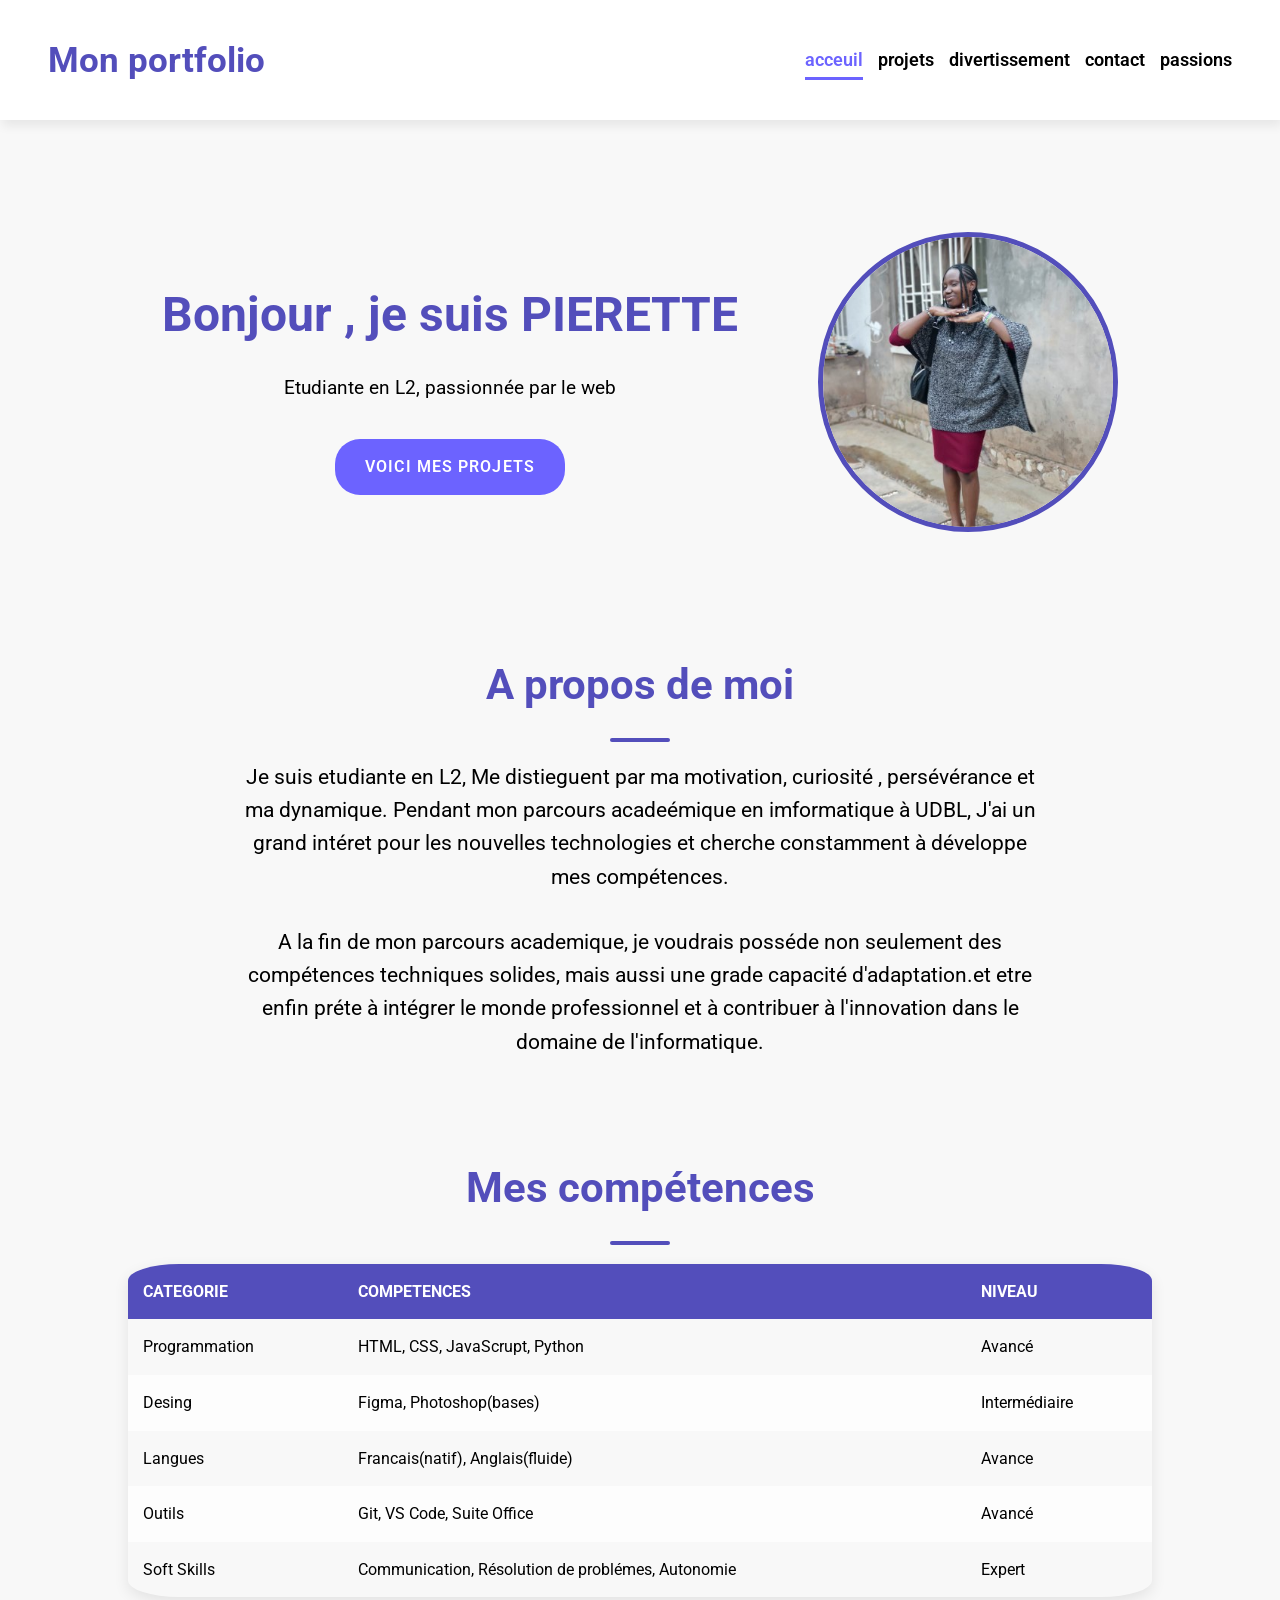
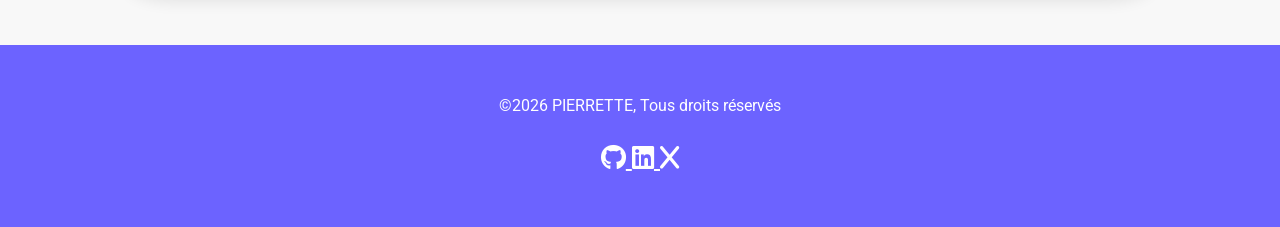
<file: index.html>
<!DOCTYPE html>
<html lang="en">
<head>
    <meta charset="UTF-8">
    <meta name="viewport" content="width=device-width, initial-scale=1.0">
    <title>Mon portfolio</title>
    
    <link rel="stylesheet" href="https://cdnjs.cloudflare.com/ajax/libs/font-awesome/6.4.0/css/all.min.css">
    <link rel="stylesheet" href="CSS/styles.css">
    <link rel="preconnect" href="https://fonts.googleapis.com">
<link rel="preconnect" href="https://fonts.gstatic.com" crossorigin>
<link href="https://fonts.googleapis.com/css2?family=Roboto:ital,wght@0,100..900;1,100..900&display=swap" rel="stylesheet">
</head>
<body>
    <header> 
        <div>
            <a href="">Mon portfolio</a>
        </div>
        <nav>
           <ul>
             <li><a href="" class="active">acceuil</a></li>
             <li><a href="projets.html">projets</a></li>
             <li><a href="divertissement.html">divertissement</a></li>
             <li><a href="contact.html">contact</a></li>
             <li><a href="passions.html">passions</a></li>
           </ul> 
        </nav>
    </header>
    <main>
        <section class="ruth">
            <div>
                <h1>Bonjour , je suis PIERETTE</h1>
                <P>Etudiante en L2, passionnée par le web</P>
                <a href="projets.html">voici mes projets</a>
            </div>
            <div>
                <img src="image/ruth.jpg" alt="ruth">
            </div>
        </section>
        <section class="apropos">
                <h2>A propos de moi</h2>
                <p>Je suis etudiante en L2, Me distieguent par ma motivation, curiosité , persévérance et ma dynamique. Pendant mon parcours acadeémique en imformatique à UDBL, J'ai un grand intéret pour les nouvelles technologies et cherche constamment à développe mes compétences.</p>
                <P>A la fin de mon parcours academique, je voudrais posséde non seulement des compétences techniques solides, mais aussi une grade capacité d'adaptation.et etre enfin préte à intégrer le monde professionnel et à contribuer à l'innovation dans le domaine de l'informatique.</P>
        </section>
        <section class="compétences">
            <h2>Mes compétences</h2>
            <table>
                <thead>
                    <tr>
                        <th>CATEGORIE</th>
                        <th>COMPETENCES</th>
                        <th>NIVEAU</th>
                    </tr>
                </thead>
                <tbody>
                    <tr>
                        <td>Programmation</td> 
                        <td>HTML, CSS, JavaScrupt, Python</td>
                        <td>Avancé</td>
                    </tr>
                    <tr>
                        <td>Desing</td>
                        <td>Figma, Photoshop(bases) </td>
                        <td>Intermédiaire</td>
                    </tr>
                    <tr>
                        <td>Langues</td>
                        <td>Francais(natif), Anglais(fluide)</td>
                        <td>Avance</td>
                    </tr>
                    <tr>
                        <td>Outils</td>
                        <td>Git, VS Code, Suite Office</td>
                        <td>Avancé</td>
                    </tr>
                    <tr>
                        <td>Soft Skills</td>
                        <td>Communication, Résolution de problémes, Autonomie</td>
                        <td>Expert</td>
                    </tr>
                </tbody>
            </table>
        </section>
    </main>
    <footer>
        <div><p>&copy;2026 PIERRETTE, Tous droits réservés</p></div>
       <div>
            <a href="https://github.com/ChrisKazang" target="_blank">
                                <i class="fab fa-github social-icon"></i>
                            </a>
                        <a href="https://www.linkedin.com/in/ton-username" target="linkedin">
                            <i class="fab fa-linkedin social-icon"></i>
                        </a>
                        <a href="https://x.com/ton-username" target="_blank">
                            <i class="fab fa-x social-icon"></i>
                        </a>
        </div>
    </footer>    
</body>
</html>
</file>
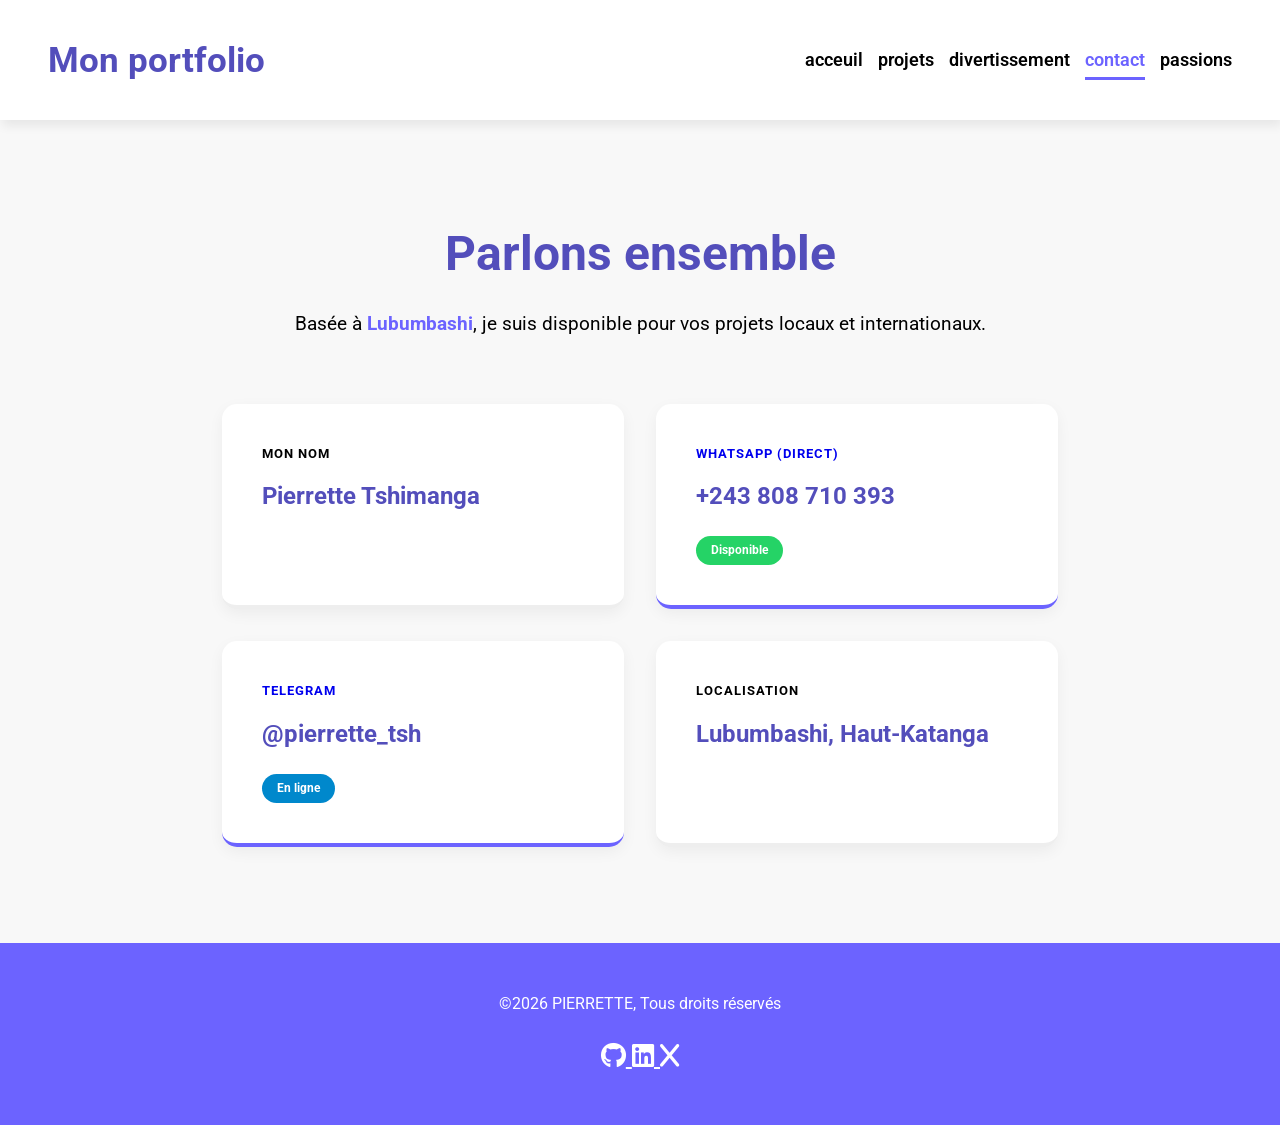
<file: contact.html>
<!DOCTYPE html>
<html lang="en">
<head>
    <meta charset="UTF-8">
    <meta name="viewport" content="width=device-width, initial-scale=1.0">
    <title>Mon portfolio</title>
        <link rel="stylesheet" href="https://cdnjs.cloudflare.com/ajax/libs/font-awesome/6.4.0/css/all.min.css">

    <link rel="stylesheet" href="CSS/styles.css">
    <link rel="preconnect" href="https://fonts.googleapis.com">
<link rel="preconnect" href="https://fonts.gstatic.com" crossorigin>
<link href="https://fonts.googleapis.com/css2?family=Roboto:ital,wght@0,100..900;1,100..900&display=swap" rel="stylesheet">
</head>
<body>
    <header> 
        <div>
            <a href="">Mon portfolio</a>
        </div>
        <nav>
           <ul>
             <li><a href="index.html" >acceuil</a></li>
             <li><a href="projets.html">projets</a></li>
             <li><a href="divertissement.html">divertissement</a></li>
             <li><a href="contact.html" class="active">contact</a></li>
             <li><a href="passion.html">passions</a></li>
           </ul>  
        </nav>
    </header>
    <main>
    <section class="lily">
        <div class="contact-header">
            <h1>Parlons ensemble</h1>
            <p>Basée à <strong>Lubumbashi</strong>, je suis disponible pour vos projets locaux et internationaux.</p>
        </div>

        <div class="contact-methods-grid">
            <div class="contact-field">
                <span class="field-label">Mon Nom</span>
                <span class="field-value">Pierrette Tshimanga</span>
            </div>

            <a href="https://wa.me/243808710393" class="contact-field link">
                <span class="field-label">WhatsApp (Direct)</span>
                <span class="field-value">+243 808 710 393</span>
                <span class="platform-tag wa">Disponible</span>
            </a>

            <a href="https://t.me/ton_username" class="contact-field link">
                <span class="field-label">Telegram</span>
                <span class="field-value">@pierrette_tsh</span>
                <span class="platform-tag tg">En ligne</span>
            </a>

            <div class="contact-field">
                <span class="field-label">Localisation</span>
                <span class="field-value">Lubumbashi, Haut-Katanga</span>
            </div>
        </div>
    </section>
</main>
    <footer>
        <div><p>&copy;2026 PIERRETTE, Tous droits réservés</p></div>
        <div>
            <a href="https://github.com/ChrisKazang" target="_blank">
                                <i class="fab fa-github social-icon"></i>
                            </a>
                        <a href="https://www.linkedin.com/in/ton-username" target="linkedin">
                            <i class="fab fa-linkedin social-icon"></i>
                        </a>
                        <a href="https://x.com/ton-username" target="_blank">
                            <i class="fab fa-x social-icon"></i>
                        </a>
        </div>
    </footer>    
</body>
</html>
</file>
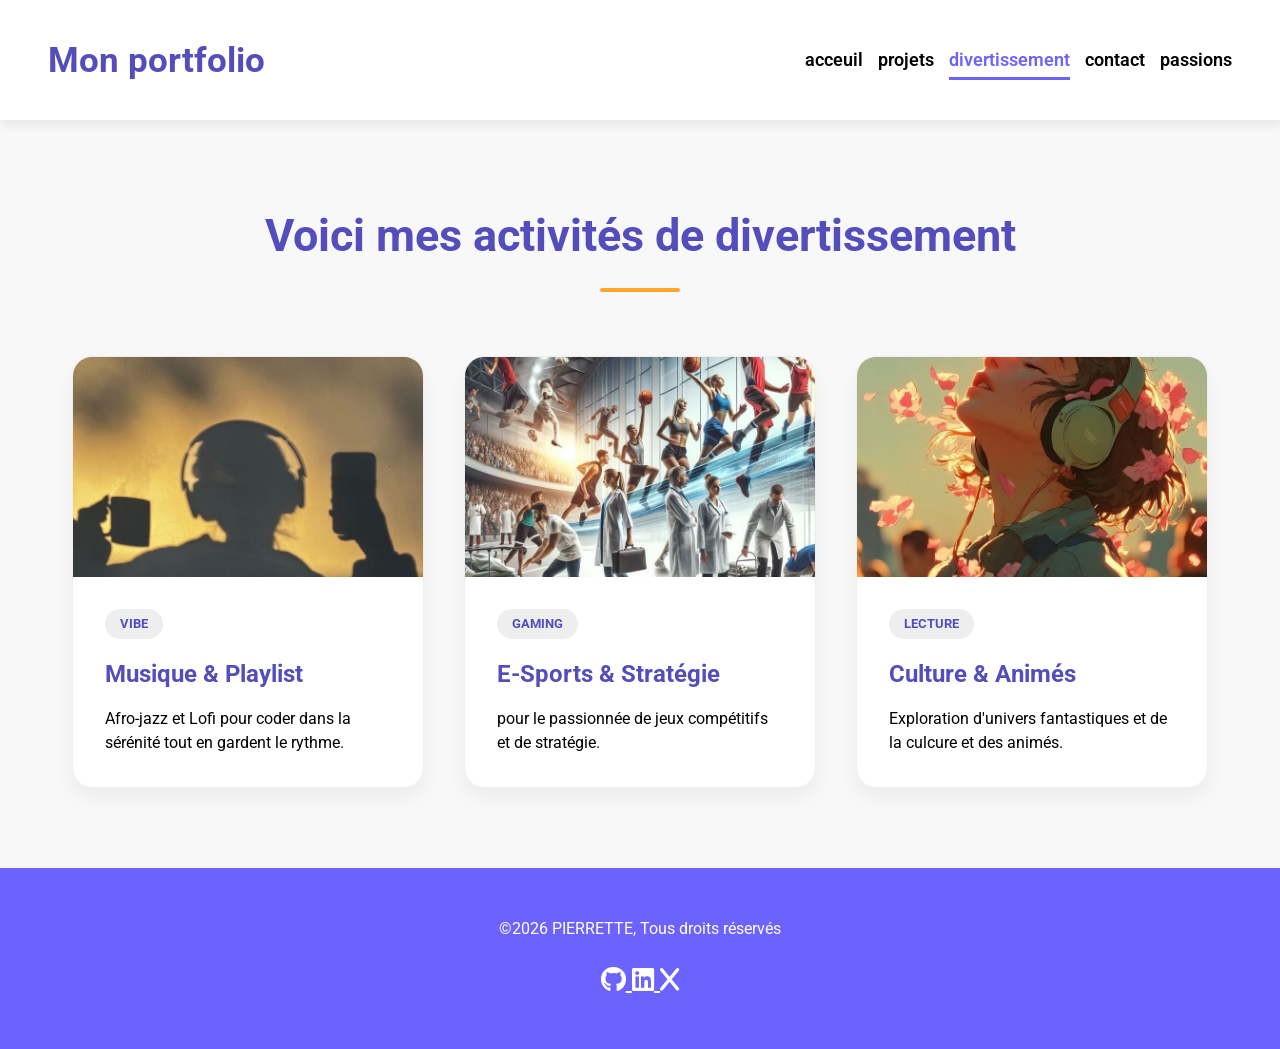
<file: divertissement.html>
<!DOCTYPE html>
<html lang="en">
<head>
    <meta charset="UTF-8">
    <meta name="viewport" content="width=device-width, initial-scale=1.0">
    <title>Mon portfolio</title>
        <link rel="stylesheet" href="https://cdnjs.cloudflare.com/ajax/libs/font-awesome/6.4.0/css/all.min.css">

    <link rel="stylesheet" href="CSS/styles.css">
    <link rel="preconnect" href="https://fonts.googleapis.com">
<link rel="preconnect" href="https://fonts.gstatic.com" crossorigin>
<link href="https://fonts.googleapis.com/css2?family=Roboto:ital,wght@0,100..900;1,100..900&display=swap" rel="stylesheet">
</head>
<body>
    <header> 
        <div>
            <a href="">Mon portfolio</a>
        </div>
        <nav>
           <ul>
             <li><a href="index.html" >acceuil</a></li>
             <li><a href="projets.html">projets</a></li>
             <li><a href="divertissement.html" class="active">divertissement</a></li>
             <li><a href="contact.html">contact</a></li>
             <li><a href="passion.html">passions</a></li>
           </ul> 
        </nav>
    </header>
     <main>
    <div class="hub-container">
        <h1>Voici mes activités de divertissement</h1>
        
        <section class="jojo">
            <div class="hobby-card">
                <div class="card-image">
                    <img src="image/musique.jpeg" alt="Musique">
                </div>
                <div class="card-body">
                    <span class="tag">Vibe</span>
                    <h3>Musique & Playlist</h3>
                    <p>Afro-jazz et Lofi pour coder dans la sérénité tout en gardent le rythme.</p>
                </div>
            </div>

            <div class="hobby-card">
                <div class="card-image">
                    <img src="image/sport.jpeg" alt="Sport">
                </div>
                <div class="card-body">
                    <span class="tag">Gaming</span>
                    <h3>E-Sports & Stratégie</h3>
                    <p>pour le passionnée de jeux compétitifs et de stratégie.</p>
                </div>
            </div>

            <div class="hobby-card">
                <div class="card-image">
                    <img src="image/culture.jpeg" alt="culture">
                </div>
                <div class="card-body">
                    <span class="tag">Lecture</span>
                    <h3>Culture & Animés</h3>
                    <p>Exploration d'univers fantastiques et de la culcure et des animés.</p>
                </div>
            </div>
        </section>
    </div>
</main>
    <footer>
        <div><p>&copy;2026 PIERRETTE, Tous droits réservés</p></div>
        <div>
            <a href="https://github.com/ChrisKazang" target="_blank">
                                <i class="fab fa-github social-icon"></i>
                            </a>
                        <a href="https://www.linkedin.com/in/ton-username" target="linkedin">
                            <i class="fab fa-linkedin social-icon"></i>
                        </a>
                        <a href="https://x.com/ton-username" target="_blank">
                            <i class="fab fa-x social-icon"></i>
                        </a>
        </div>
    </footer>    
</body>
</html>
</file>
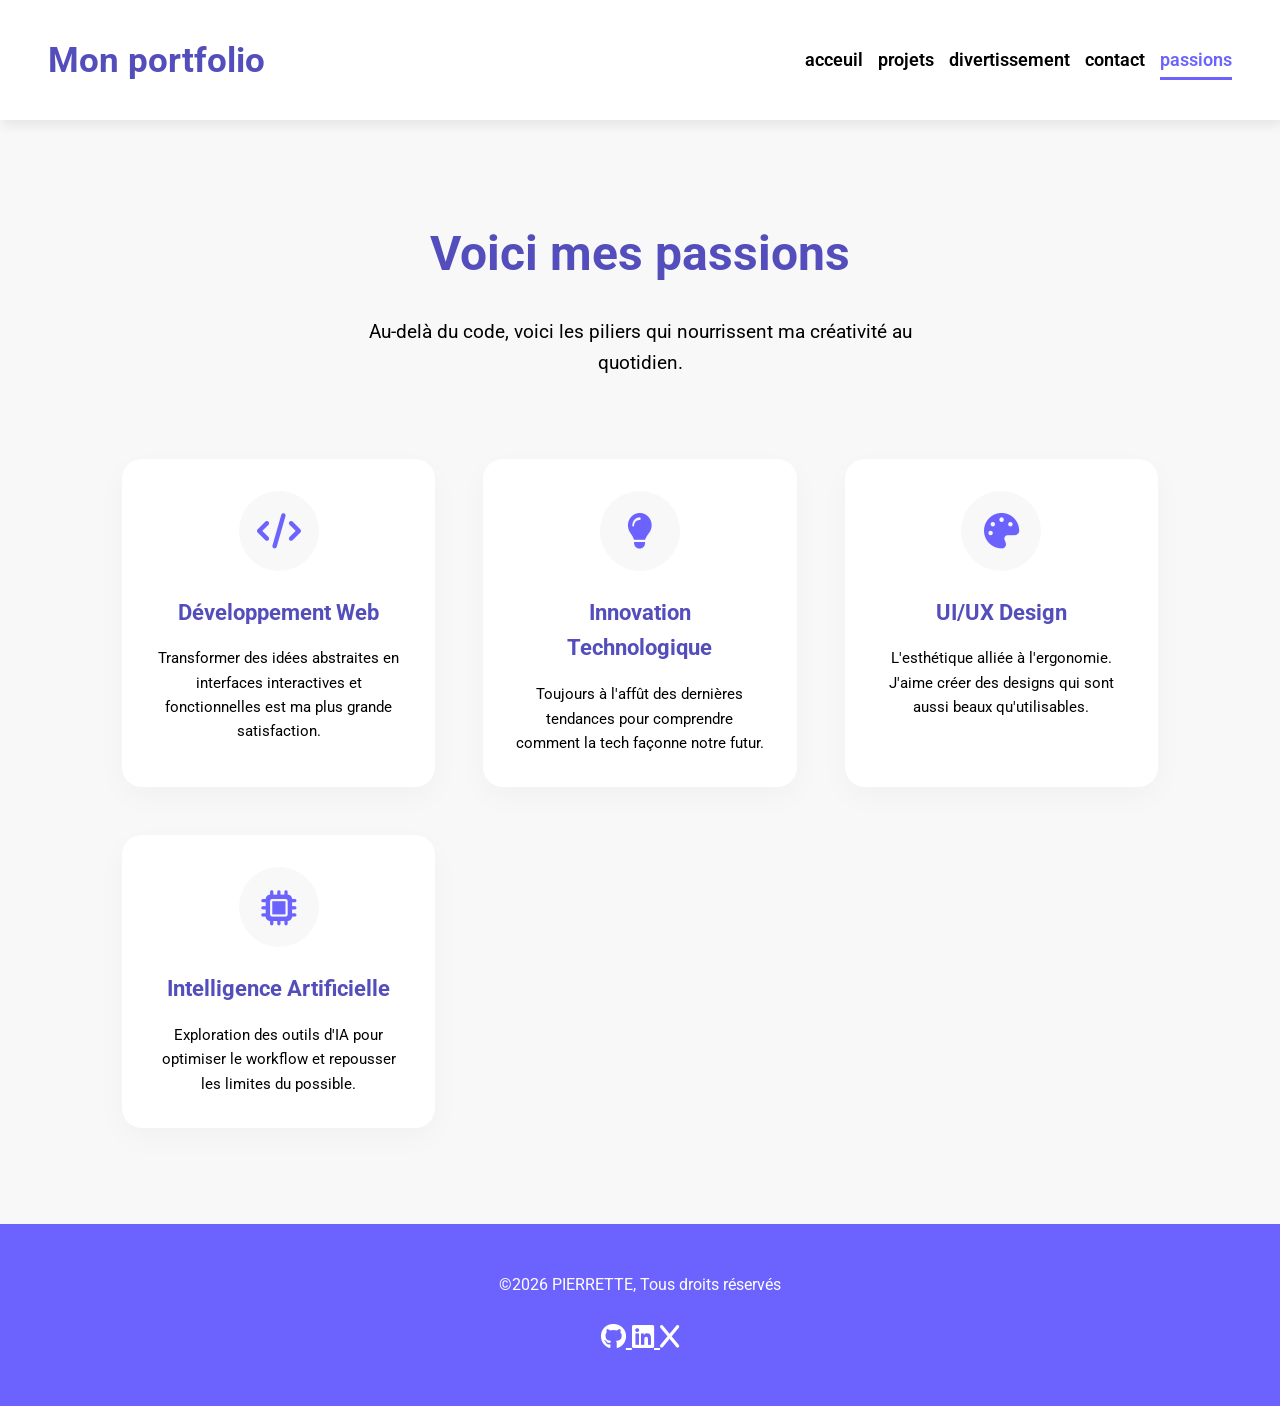
<file: passion.html>
<!DOCTYPE html>
<html lang="en">
<head>
    <meta charset="UTF-8">
    <meta name="viewport" content="width=device-width, initial-scale=1.0">
    <title>Mon portfolio</title>
    
    <link rel="stylesheet" href="https://cdnjs.cloudflare.com/ajax/libs/font-awesome/6.4.0/css/all.min.css">
    <link rel="stylesheet" href="CSS/styles.css">
    <link rel="preconnect" href="https://fonts.googleapis.com">
<link rel="preconnect" href="https://fonts.gstatic.com" crossorigin>
<link href="https://fonts.googleapis.com/css2?family=Roboto:ital,wght@0,100..900;1,100..900&display=swap" rel="stylesheet">
</head>
<body>
    <header> 
        <div>
            <a href="">Mon portfolio</a>
        </div>
        <nav>
           <ul>
             <li><a href="" >acceuil</a></li>
             <li><a href="projets.html">projets</a></li>
             <li><a href="divertissement.html">divertissement</a></li>
             <li><a href="contact.html">contact</a></li>
             <li><a href="passions.html" class="active">passions</a></li>
           </ul> 
        </nav>
    </header>
    <main>
        <section class="pierre">
    <div class="passion-intro">
        <h1>Voici mes passions</h1>
        <p>Au-delà du code, voici les piliers qui nourrissent ma créativité au quotidien.</p>
    </div>

    <div class="passion-grid">
        <div class="passion-item">
            <div class="passion-icon">
                <i class="fas fa-code"></i>
            </div>
            <h3>Développement Web</h3>
            <p>Transformer des idées abstraites en interfaces interactives et fonctionnelles est ma plus grande satisfaction.</p>
        </div>

        <div class="passion-item">
            <div class="passion-icon">
                <i class="fas fa-lightbulb"></i>
            </div>
            <h3>Innovation Technologique</h3>
            <p>Toujours à l'affût des dernières tendances pour comprendre comment la tech façonne notre futur.</p>
        </div>

        <div class="passion-item">
            <div class="passion-icon">
                <i class="fas fa-palette"></i>
            </div>
            <h3>UI/UX Design</h3>
            <p>L'esthétique alliée à l'ergonomie. J'aime créer des designs qui sont aussi beaux qu'utilisables.</p>
        </div>

        <div class="passion-item">
            <div class="passion-icon">
                <i class="fas fa-microchip"></i>
            </div>
            <h3>Intelligence Artificielle</h3>
            <p>Exploration des outils d'IA pour optimiser le workflow et repousser les limites du possible.</p>
        </div>
    </div>
</section>
    </main>
    <footer>
        <div><p>&copy;2026 PIERRETTE, Tous droits réservés</p></div>
       <div>
            <a href="https://github.com/ChrisKazang" target="_blank">
                                <i class="fab fa-github social-icon"></i>
                            </a>
                        <a href="https://www.linkedin.com/in/ton-username" target="linkedin">
                            <i class="fab fa-linkedin social-icon"></i>
                        </a>
                        <a href="https://x.com/ton-username" target="_blank">
                            <i class="fab fa-x social-icon"></i>
                        </a>
        </div>
    </footer>    
</body>
</html>
</file>
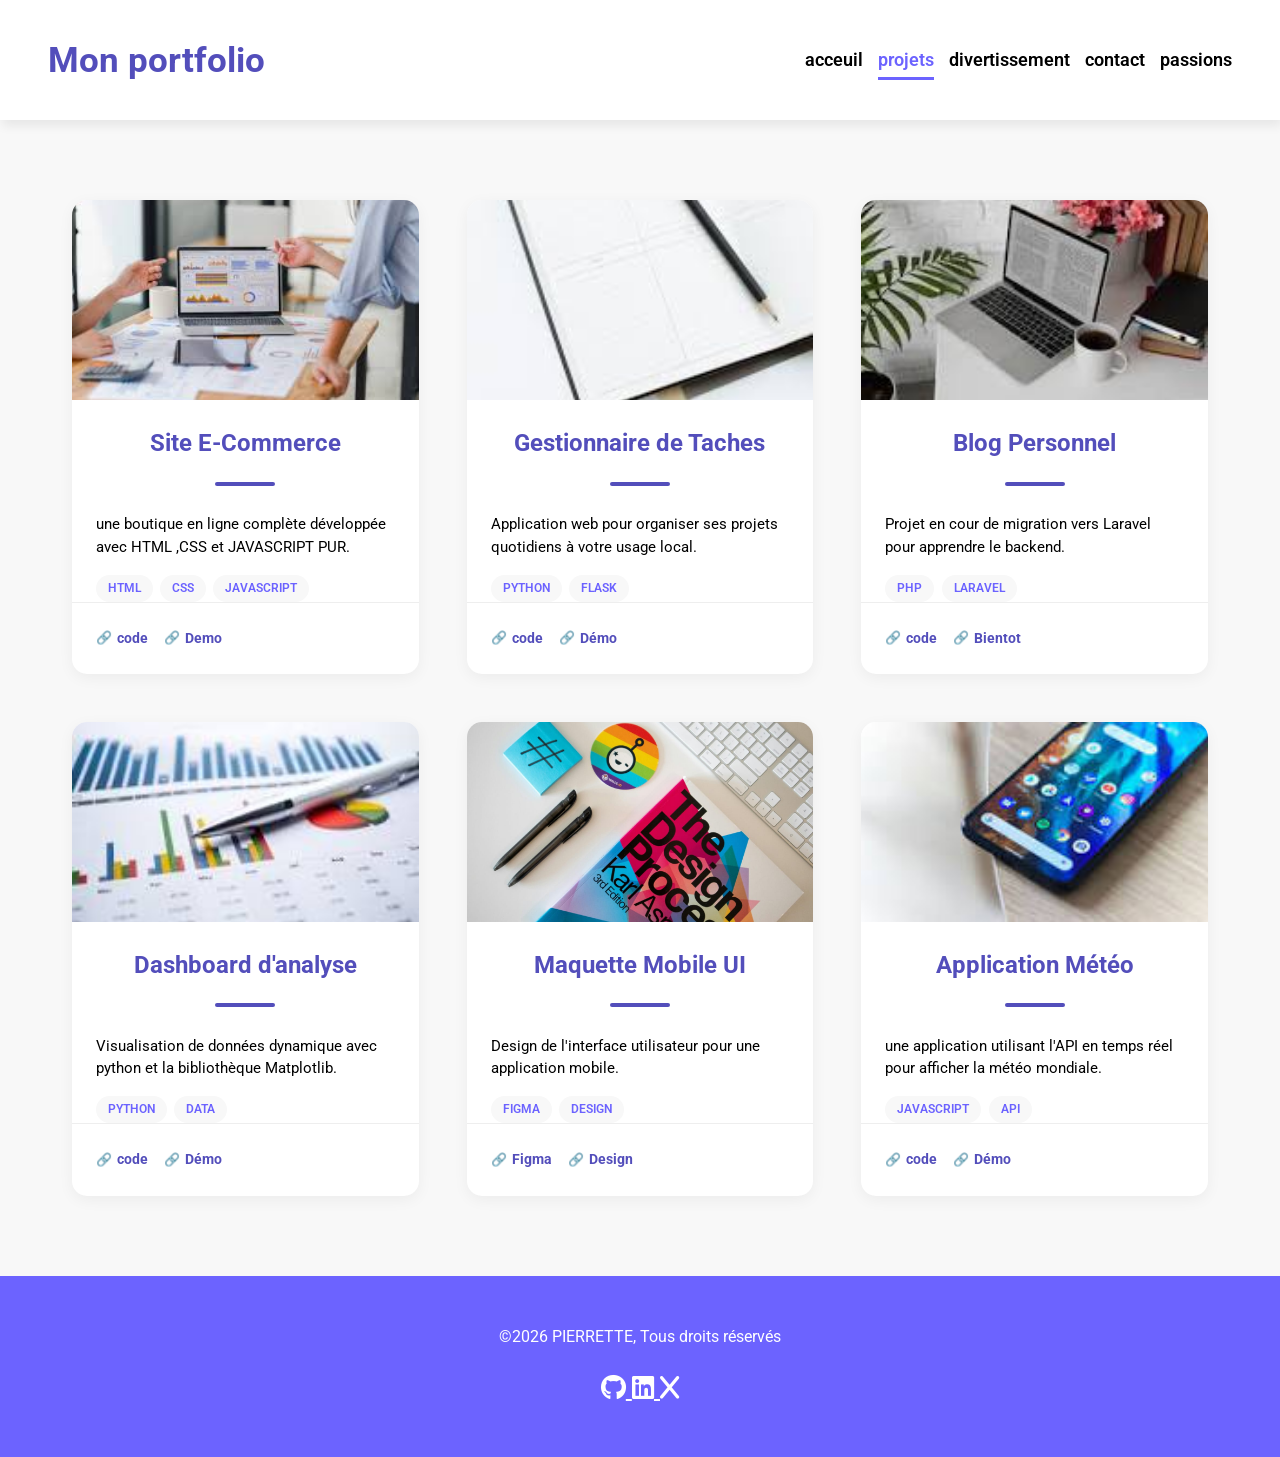
<file: projets.html>
<!DOCTYPE html>
<html lang="en">
<head>
    <meta charset="UTF-8">
    <meta name="viewport" content="width=device-width, initial-scale=1.0">
    <title>Mon portfolio</title>
    
    <link rel="stylesheet" href="https://cdnjs.cloudflare.com/ajax/libs/font-awesome/6.4.0/css/all.min.css">
    <link rel="stylesheet" href="CSS/styles.css">
    <link rel="preconnect" href="https://fonts.googleapis.com">
<link rel="preconnect" href="https://fonts.gstatic.com" crossorigin>
<link href="https://fonts.googleapis.com/css2?family=Roboto:ital,wght@0,100..900;1,100..900&display=swap" rel="stylesheet">
</head>
<body>
    <header> 
        <div>
            <a href="">Mon portfolio</a>
        </div>
        <nav>
           <ul>
             <li><a href="">acceuil</a></li>
             <li><a href="projets.html"  class="active">projets</a></li>
             <li><a href="divertissement.html">divertissement</a></li>
             <li><a href="contact.html">contact</a></li>
             <li><a href="passions.html">passions</a></li>
           </ul> 
        </nav>
    </header>
    <main>
        <section class="belle">
            <div>
                <a href=""><img src="image/commer.jpg" alt="commer"  width="250"></a>
                <h2>Site E-Commerce</h2>
                <p>une boutique en ligne complète développée avec HTML ,CSS et JAVASCRIPT PUR.</p>
                <P>
                <strong>HTML</strong>
                <strong>CSS</strong>
                <strong>JAVASCRIPT</strong>
                </P>
                <P>
                    <a href="#">code</a>  <a href="#">Demo</a>
                </P>
            </div>

            <div>
                <a href=""><img src="image/tache.jpg" alt="tache"  width="250"></a>
                <h2>Gestionnaire de Taches</h2>
                <p>Application web pour organiser ses projets quotidiens à votre usage local.</p>
                <P>
                <strong>Python</strong>
                <strong>Flask</strong>
                </P>
                <P>
                    <a href="#">code</a>  <a href="#">Démo</a>
                </P>
            </div>

             <div>
                <a href=""><img src="image/blog.jpg" alt="blog"  width="250"></a>
                <h2>Blog Personnel</h2>
                <p>Projet en cour de migration vers Laravel pour apprendre le backend.</p>
                <P>
                <strong>PHP</strong>
                <strong>Laravel</strong>
                </P>
                <P>
                    <a href="#">code</a>  <a href="#">Bientot</a>
                </P>
            </div>

             <div>
                <a href=""><img src="image/analyse.jpg" alt="analyse"  width="250"></a>
                <h2>Dashboard d'analyse</h2>
                <p>Visualisation de données dynamique avec python et la bibliothèque Matplotlib.</p>
                <P>
                <strong>Python</strong>
                <strong>Data</strong>
                </P>
                <P>
                    <a href="#">code</a>  <a href="#">Démo</a>
                </P>
            </div>

             <div>
                <a href=""><img src="image/design.jpeg" alt="design"  width="250"></a>
                <h2>Maquette Mobile UI</h2>
                <p>Design de l'interface utilisateur pour une application mobile.</p>
                <P>
                <strong>Figma</strong>
                <strong>Design</strong>
                </P>
                <P>
                    <a href="#">Figma</a>  <a href="#">Design</a>
                </P>
            </div>

             <div>
                <a href=""><img src="image/meteo.jpg" alt="meteo" width="250"></a>
                <h2>Application Météo</h2>
                <p>une application utilisant l'API en temps réel pour afficher la météo mondiale.</p>
                <P>
                <strong>JAVASCRIPT</strong>
                <strong>API</strong>
                </P>
                <P>
                    <a href="#">code</a>  <a href="#">Démo</a>
                </P>
            </div>

        </section>
    </main>
    <footer>
        <div><p>&copy;2026 PIERRETTE, Tous droits réservés</p></div>
       <div>
            <a href="https://github.com/ChrisKazang" target="_blank">
                                <i class="fab fa-github social-icon"></i>
                            </a>
                        <a href="https://www.linkedin.com/in/ton-username" target="linkedin">
                            <i class="fab fa-linkedin social-icon"></i>
                        </a>
                        <a href="https://x.com/ton-username" target="_blank">
                            <i class="fab fa-x social-icon"></i>
                        </a>
        </div>
    </footer>    
</body>
</html>
</file>
<file: CSS/styles.css>
:root {
    --violet-doux:#6C63FF;
    --violet-foncé:#534EBB;
    --orange-vif:#FFA726;
    --gris-tres-fonce:#3333;
    --gris-fonce:#5555;
    --gris-tres-clair:#F8F8F8;
    --gris-clair:#EEE;
}

*{
    margin:0;
    padding:0;
    box-sizing: border-box;
}

body {
    background-color: var(--gris-tres-clair);
    font-family: Roboto , sans-serif;
    Line-height: 1.6;
}

header{
    background-color: white;
    box-shadow: 2px 6px 10px rgba(0,0,0,0.07);
    position: sticky;
    top: 0;
    z-index: 100;
    display: flex;
    justify-content: space-between;
    align-items: center;
    padding: 2rem 3rem;
}

header div a {
    text-decoration: none;
    font-size: 2.2rem;
    font-weight: bold;
    color: var(--violet-foncé);
}

ul li {
    list-style: none;
    margin-left: 15px;
}
ul {
    display: flex;
}

ul li a {
    text-decoration: none;
    color: var(--gris-foncé);
    font-weight: 600;
    font-size: 1.1rem;
    position: relative;
    padding: 10px 0;
}

ul li a:hover {
    color: var(--violet-doux);
}

ul li a::after {
    content: '';
    position: absolute;
    left: 0;
    bottom: 0;
    height: 3px;
    width: 0%;
    background-color: var(--violet-doux);
    transition: width 0.3s ease;
}

ul li a:hover::after {
    width: 100%;
}

a.active {
    color: var(--violet-doux);
}

a.active::after {
    width: 100%;
}

.ruth {
    display: flex;
    justify-content: center;
    align-items: center;
    gap: 5rem;
    text-align: center;
    margin: 7rem 2rem;

}

.ruth img {
    width: 300px;
    height: 300px;
    object-fit: cover;
    border-radius: 50%;
    border: 5px solid var(--violet-foncé);
}

.ruth h1 {
    color: var(--violet-foncé);
    font-size: 3rem;
    font-weight: 700;
    margin-bottom: 1.2rem;
}

.ruth p {
    color: var(--gris-tres-foncé);
    font-size: 1.2rem;
    margin-bottom: 1.2rem;
}

.ruth a {
    text-decoration: none;
    display: inline-block;
    background-color: var(--violet-doux);
    color: white;
    padding: 15px 30px;
    border-radius: 25px;
    text-transform: uppercase;
    letter-spacing: 1.1px;
    font-weight: 600;
    margin-top: 1rem;
    transition: background-color 0.3s ease, transform 0.2s ease;
}

.ruth a:hover {
    background-color: var(--violet-foncé);
    transform: translateY(-3px);
}

.apropos {
    width: 800px;
    margin: 6rem auto;
    text-align: center;
}

section h2 {
    color: var(--violet-foncé);
    font-size: 2.6rem;
    font-weight: 700;
    position: relative;
    text-align: center;

}

section h2::after {
    content: '';
    display: block;
    width: 60px;
    height: 4px;
    background-color: var(--violet-foncé);
    margin: 1.2rem auto;
    border-radius: 2px;
}

.apropos P {
    margin-bottom: 2rem;
    color: var(--gris-foncé);
    font-size: 1.3rem;
}

.compétences table {
    width: 80%;
    margin: 0 auto;
    border-collapse: collapse;
    border-color: #FFF;
    box-shadow: 0 5px 15px rgba(0,0,0,0.09);
    border-radius: 5%;
    overflow: hidden;
}

.compétences table th, .compétences table td {
    padding: 15px;
}

.compétences table thead {
    background-color: var(--violet-foncé);
    color: #FFF;
    text-transform: uppercase;
}

.compétences table tbody td {
    border-bottom: 1px solid var(--gris-tres-foncé);
}

.compétences table tbody tr:nth-child(even) {
    background-color: #FDFDFD;
}

.compétences table tbody tr {
    transition: backgroud-color 0.3s ease;
}

.compétences table tbody tr:hover {
    background-color: #f0f0f0;
}

.compétences table thead th {
    text-align: left;
}

footer {
    margin-top: 3rem;
    background-color: var(--violet-doux);
    padding: 3rem;
    text-align: center;
}

footer p {
    color: white;
    margin-bottom: 1.2rem;
}

footer a  {
    display: inline;
    font-size: 1.6rem;
    color: white;
    margin: 0.10px;
    transition: color 0.3s ease, transform 0.2s ease;
}

footer a :hover {
    color: black;
    transform: translateY(-3px);
}


/* page Contact */

/* --- Styles de la page Contact (Lily) --- */

.lily {
    max-width: 900px;
    margin: 6rem auto;
    padding: 0 2rem;
}

.contact-header {
    text-align: center;
    margin-bottom: 4rem;
}

.contact-header h1 {
    color: var(--violet-foncé);
    font-size: 3rem;
    margin-bottom: 1rem;
}

.contact-header p {
    color: var(--gris-foncé);
    font-size: 1.2rem;
}

.contact-header strong {
    color: var(--violet-doux);
}

/* Grille simplifiée pour mettre en avant Nom et Numéro */
.contact-methods-grid {
    display: grid;
    grid-template-columns: repeat(auto-fit, minmax(300px, 1fr));
    gap: 2rem;
}

/* Style des cartes de contact */
.contact-field {
    background: white;
    padding: 2.5rem;
    border-radius: 15px;
    box-shadow: 0 5px 15px rgba(0, 0, 0, 0.05);
    display: flex;
    flex-direction: column;
    gap: 0.8rem;
    text-decoration: none;
    transition: transform 0.3s ease, box-shadow 0.3s ease;
    border-bottom: 4px solid var(--gris-clair);
}

/* Accentuation pour les liens WhatsApp et Telegram */
.contact-field.link {
    border-bottom: 4px solid var(--violet-doux);
}

.contact-field.link:hover {
    transform: translateY(-5px);
    box-shadow: 0 10px 25px rgba(108, 99, 255, 0.15);
}

.field-label {
    text-transform: uppercase;
    font-size: 0.8rem;
    font-weight: 700;
    color: var(--gris-foncé);
    letter-spacing: 1px;
}

.field-value {
    font-size: 1.5rem;
    font-weight: 700;
    color: var(--violet-foncé);
}

/* Tags de statut pour WhatsApp et Telegram */
.platform-tag {
    display: inline-block;
    width: fit-content;
    padding: 5px 15px;
    border-radius: 20px;
    font-size: 0.75rem;
    font-weight: bold;
    color: white;
    margin-top: 0.5rem;
}

.platform-tag.wa {
    background-color: #25D366; /* Vert WhatsApp */
}

.platform-tag.tg {
    background-color: #0088cc; /* Bleu Telegram */
}

/* Responsive pour mobiles */
@media (max-width: 600px) {
    .lily {
        margin: 3rem auto;
    }
    
    .field-value {
        font-size: 1.2rem;
    }
}


/* --- Style de la page Divertissement --- */

.hub-container {
    max-width: 1200px;
    margin: 5rem auto;
    padding: 0 2rem;
}

.hub-container h1 {
    color: var(--violet-foncé);
    font-size: 2.8rem;
    text-align: center;
    margin-bottom: 4rem;
    position: relative;
}

/* Petit trait décoratif sous le titre h1 */
.hub-container h1::after {
    content: '';
    display: block;
    width: 80px;
    height: 4px;
    background-color: var(--orange-vif); /* Utilisation de l'orange pour le peps */
    margin: 1rem auto;
    border-radius: 2px;
}

/* Grille pour les cartes de loisirs */
.jojo {
    display: grid;
    grid-template-columns: repeat(auto-fit, minmax(320px, 1fr));
    gap: 2.5rem;
}

/* Style des cartes individuelles */
.hobby-card {
    background-color: white;
    border-radius: 20px;
    overflow: hidden;
    box-shadow: 0 10px 20px rgba(0, 0, 0, 0.05);
    transition: transform 0.3s ease, box-shadow 0.3s ease;
    border: 1px solid var(--gris-clair);
}

.hobby-card:hover {
    transform: translateY(-10px);
    box-shadow: 0 15px 30px rgba(108, 99, 255, 0.2);
}

/* Conteneur de l'image */
.card-image {
    width: 100%;
    height: 220px;
    overflow: hidden;
}

.card-image img {
    width: 100%;
    height: 100%;
    object-fit: cover;
    transition: transform 0.5s ease;
}

.hobby-card:hover .card-image img {
    transform: scale(1.1);
}

/* Corps de la carte */
.card-body {
    padding: 2rem;
}

.tag {
    display: inline-block;
    background-color: var(--gris-clair);
    color: var(--violet-foncé);
    padding: 5px 15px;
    border-radius: 50px;
    font-size: 0.8rem;
    font-weight: 700;
    text-transform: uppercase;
    margin-bottom: 1rem;
}

.card-body h3 {
    color: var(--violet-foncé);
    font-size: 1.5rem;
    margin-bottom: 0.8rem;
}

.card-body p {
    color: var(--gris-foncé);
    line-height: 1.5;
    font-size: 1rem;
}

/* Responsive */
@media (max-width: 768px) {
    .hub-container h1 {
        font-size: 2rem;
    }
    
    .jojo {
        grid-template-columns: 1fr;
    }
}


/* --- Style de la page Passions (Pierre) --- */

.pierre {
    max-width: 1100px;
    margin: 6rem auto;
    padding: 0 2rem;
}

.passion-intro {
    text-align: center;
    margin-bottom: 5rem;
}

.passion-intro h1 {
    color: var(--violet-foncé);
    font-size: 3rem;
    margin-bottom: 1.5rem;
}

.passion-intro p {
    color: var(--gris-foncé);
    font-size: 1.2rem;
    max-width: 600px;
    margin: 0 auto;
}

/* Grille des passions sans photos */
.passion-grid {
    display: grid;
    grid-template-columns: repeat(auto-fit, minmax(250px, 1fr));
    gap: 3rem;
}

.passion-item {
    text-align: center;
    padding: 2rem;
    background: white;
    border-radius: 20px;
    box-shadow: 0 10px 30px rgba(0, 0, 0, 0.03);
    transition: all 0.3s ease;
}

.passion-item:hover {
    transform: translateY(-10px);
    box-shadow: 0 15px 35px rgba(108, 99, 255, 0.1);
}

/* Design des icônes à la place des images */
.passion-icon {
    width: 80px;
    height: 80px;
    background-color: var(--gris-tres-clair);
    color: var(--violet-doux);
    display: flex;
    justify-content: center;
    align-items: center;
    font-size: 2.2rem;
    border-radius: 50%;
    margin: 0 auto 1.5rem;
    transition: all 0.3s ease;
}

.passion-item:hover .passion-icon {
    background-color: var(--violet-doux);
    color: white;
    transform: rotate(360deg);
}

.passion-item h3 {
    color: var(--violet-foncé);
    font-size: 1.4rem;
    margin-bottom: 1rem;
}

.passion-item p {
    color: var(--gris-foncé);
    font-size: 0.95rem;
    line-height: 1.6;
}

/* Responsive */
@media (max-width: 768px) {
    .passion-intro h1 {
        font-size: 2.2rem;
    }
    
    .passion-grid {
        gap: 2rem;
    }
}


/* --- Styles de la page Projets (Belle) --- */

.belle {
    max-width: 1200px;
    margin: 5rem auto;
    padding: 0 2rem;
    display: grid;
    /* Grille responsive : colonnes de 300px min, s'ajustent auto */
    grid-template-columns: repeat(auto-fit, minmax(320px, 1fr));
    gap: 3rem;
}

/* Style de la carte de projet */
.belle > div {
    background: white;
    border-radius: 15px;
    padding: 0; /* On gère le padding dans le contenu pour l'image */
    overflow: hidden;
    box-shadow: 0 4px 15px rgba(0, 0, 0, 0.05);
    transition: transform 0.3s ease, box-shadow 0.3s ease;
    display: flex;
    flex-direction: column;
}

.belle > div:hover {
    transform: translateY(-8px);
    box-shadow: 0 12px 25px rgba(108, 99, 255, 0.15);
}

/* Image du projet */
.belle img {
    width: 100%;
    height: 200px;
    object-fit: cover;
    display: block;
    transition: opacity 0.3s ease;
}

/* Contenu textuel de la carte */
.belle h2 {
    color: var(--violet-foncé);
    font-size: 1.5rem;
    padding: 1.5rem 1.5rem 0.5rem;
}

.belle p:first-of-type {
    color: var(--gris-foncé);
    font-size: 0.95rem;
    padding: 0 1.5rem;
    line-height: 1.5;
    flex-grow: 1; /* Pousse les badges vers le bas */
}

/* Badges de technologies (Strong) */
.belle strong {
    display: inline-block;
    background-color: var(--gris-tres-clair);
    color: var(--violet-doux);
    padding: 4px 12px;
    border-radius: 20px;
    font-size: 0.75rem;
    font-weight: 600;
    margin: 1rem 0.2rem 0 0;
    text-transform: uppercase;
}

/* Container des badges */
.belle p:nth-of-type(2) {
    padding: 0 1.5rem;
}

/* Liens Code et Démo */
.belle p:last-of-type {
    padding: 1.5rem;
    border-top: 1px solid var(--gris-clair);
    display: flex;
    gap: 1rem;
}

.belle p:last-of-type a {
    text-decoration: none;
    font-weight: 700;
    font-size: 0.9rem;
    color: var(--violet-foncé);
    display: flex;
    align-items: center;
    gap: 5px;
    transition: color 0.3s ease;
}

.belle p:last-of-type a:hover {
    color: var(--orange-vif);
}

/* Icônes dans les liens (si ajoutées plus tard) */
.belle p:last-of-type a::before {
    content: "🔗";
    font-size: 0.8rem;
}

/* --- Adaptabilité Mobile --- */
@media (max-width: 768px) {
    .belle {
        grid-template-columns: 1fr; /* Une seule colonne sur mobile */
        margin: 2rem auto;
    }
    
    .belle h2 {
        font-size: 1.3rem;
    }
}
</file>
